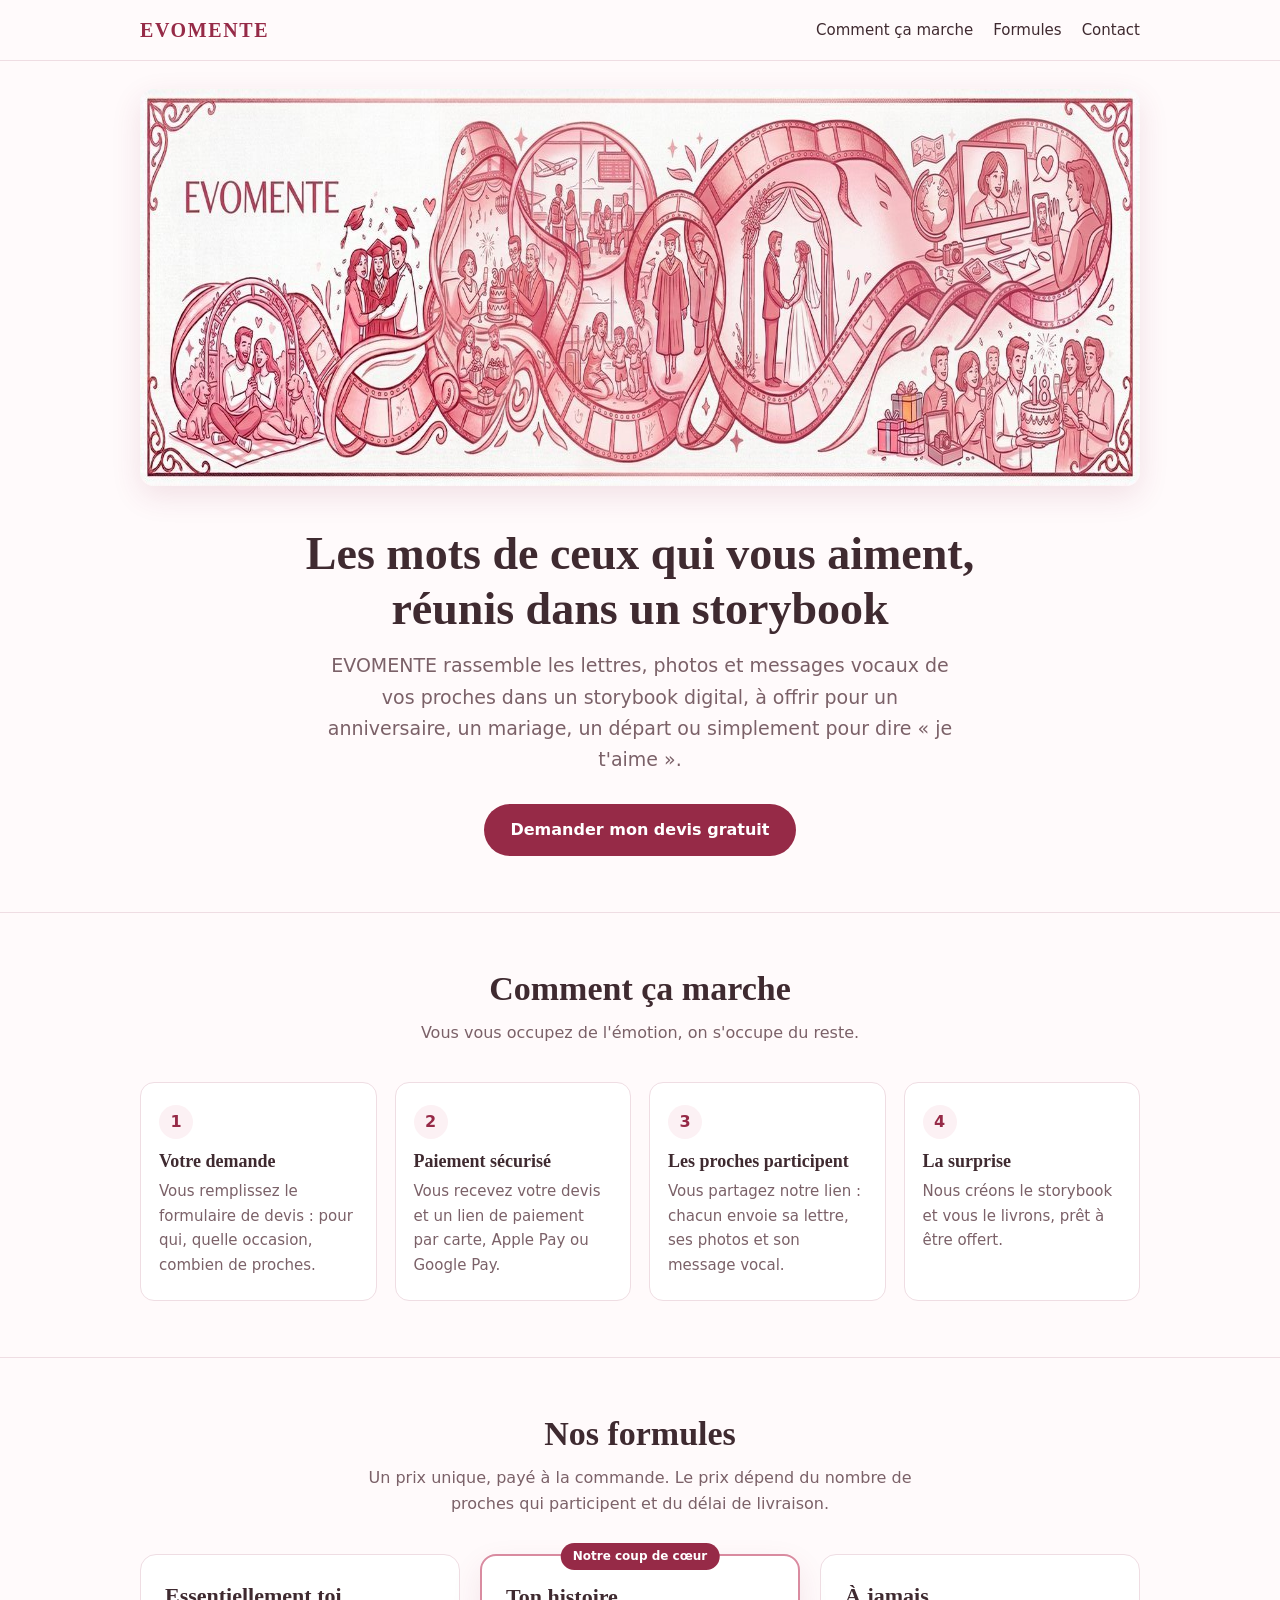
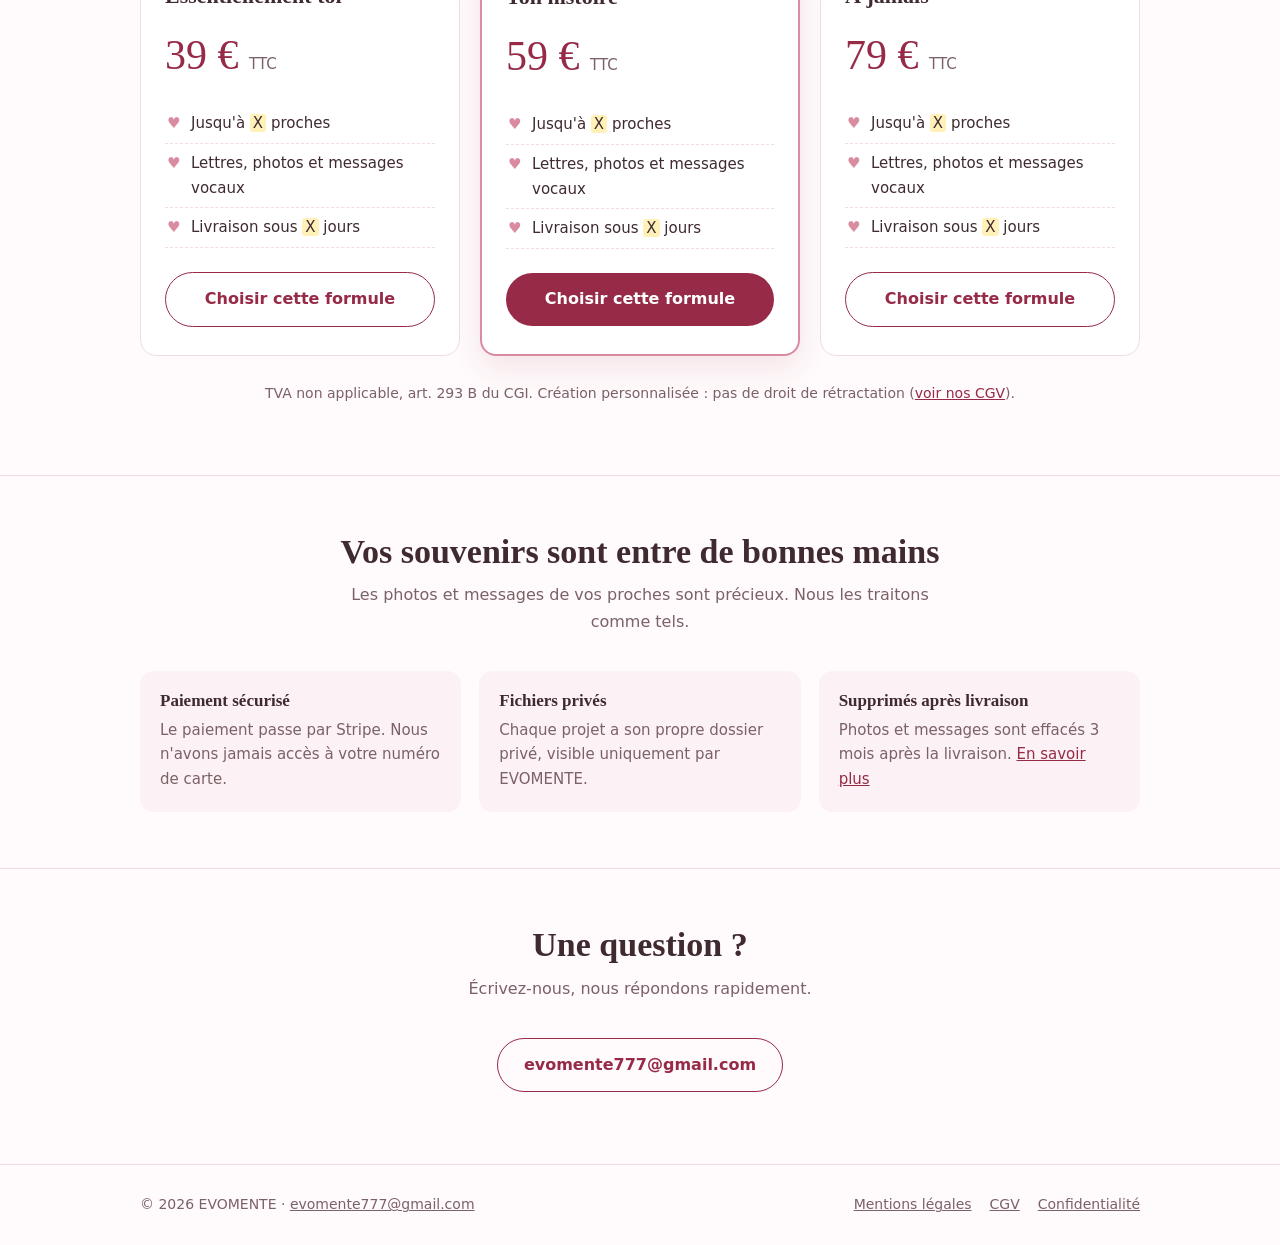
<file: index.html>
<!doctype html>
<html lang="fr">
<head>
<meta charset="utf-8">
<meta name="viewport" content="width=device-width, initial-scale=1">
<title>EVOMENTE · Storybooks à offrir</title>
<meta name="description" content="EVOMENTE crée des storybooks digitaux qui réunissent les lettres, photos et messages vocaux de vos proches, à offrir pour un anniversaire, un mariage ou un départ.">
<link rel="icon" href="data:image/svg+xml,%3Csvg xmlns='http://www.w3.org/2000/svg' viewBox='0 0 100 100'%3E%3Ctext y='.9em' font-size='90'%3E%E2%99%A5%3C/text%3E%3C/svg%3E">
<link rel="stylesheet" href="style.css">
<script>
// ==== RÉGLAGES DU SITE EVOMENTE ====
// Modifie uniquement les valeurs entre guillemets, puis enregistre.
window.EVOMENTE = {
  // Lien de ton Google Form de demande de devis (ex : https://forms.gle/xxxx)
  devis: "",
  // Ton adresse e-mail de contact
  email: "evomente777@gmail.com"
};

// --- Ne pas modifier en dessous ---
document.addEventListener("DOMContentLoaded", function () {
  var c = window.EVOMENTE;
  var cible = c.devis || ("mailto:" + c.email + "?subject=Demande%20de%20devis%20EVOMENTE");
  document.querySelectorAll("[data-devis]").forEach(function (a) {
    var f = a.getAttribute("data-devis");
    a.href = (c.devis || !f) ? cible : cible + "%20-%20" + encodeURIComponent(f);
    if (c.devis) { a.target = "_blank"; a.rel = "noopener"; }
  });
  document.querySelectorAll("[data-email]").forEach(function (a) {
    a.href = "mailto:" + c.email; a.textContent = c.email;
  });
});
</script>
</head>
<body>
<header class="top"><div class="wrap">
  <a class="brand" href="index.html">EVOMENTE</a>
  <nav>
    <a href="index.html#fonctionnement" class="hide-sm">Comment ça marche</a>
    <a href="index.html#formules">Formules</a>
    <a href="index.html#contact">Contact</a>
  </nav>
</div></header>
<main>
<section class="hero"><div class="wrap">
  <div class="banner"><img src="banniere.jpg" width="1600" height="397" alt="Illustration EVOMENTE : les grands moments d'une vie reliés par une pellicule de film"></div>
  <h1>Les mots de ceux qui vous aiment,<br>réunis dans un storybook</h1>
  <p class="lead">EVOMENTE rassemble les lettres, photos et messages vocaux de vos proches dans un storybook digital, à offrir pour un anniversaire, un mariage, un départ ou simplement pour dire « je t'aime ».</p>
  <a class="btn" data-devis="" href="#formules">Demander mon devis gratuit</a>
</div></section>

<section class="section" id="fonctionnement"><div class="wrap">
  <h2>Comment ça marche</h2>
  <p class="sub">Vous vous occupez de l'émotion, on s'occupe du reste.</p>
  <ol class="steps">
    <li><h3>Votre demande</h3><p>Vous remplissez le formulaire de devis : pour qui, quelle occasion, combien de proches.</p></li>
    <li><h3>Paiement sécurisé</h3><p>Vous recevez votre devis et un lien de paiement par carte, Apple Pay ou Google Pay.</p></li>
    <li><h3>Les proches participent</h3><p>Vous partagez notre lien : chacun envoie sa lettre, ses photos et son message vocal.</p></li>
    <li><h3>La surprise</h3><p>Nous créons le storybook et vous le livrons, prêt à être offert.</p></li>
  </ol>
</div></section>

<section class="section" id="formules"><div class="wrap">
  <h2>Nos formules</h2>
  <p class="sub">Un prix unique, payé à la commande. Le prix dépend du nombre de proches qui participent et du délai de livraison.</p>
  <div class="plans">
    <div class="plan">
      <h3>Essentiellement toi</h3>
      <div class="price">39 € <small>TTC</small></div>
      <ul>
        <li>Jusqu'à <mark>X</mark> proches</li>
        <li>Lettres, photos et messages vocaux</li>
        <li>Livraison sous <mark>X</mark> jours</li>
      </ul>
      <a class="btn ghost" data-devis="Essentiellement toi" href="#">Choisir cette formule</a>
    </div>
    <div class="plan star">
      <h3>Ton histoire</h3>
      <div class="price">59 € <small>TTC</small></div>
      <ul>
        <li>Jusqu'à <mark>X</mark> proches</li>
        <li>Lettres, photos et messages vocaux</li>
        <li>Livraison sous <mark>X</mark> jours</li>
      </ul>
      <a class="btn" data-devis="Ton histoire" href="#">Choisir cette formule</a>
    </div>
    <div class="plan">
      <h3>À jamais</h3>
      <div class="price">79 € <small>TTC</small></div>
      <ul>
        <li>Jusqu'à <mark>X</mark> proches</li>
        <li>Lettres, photos et messages vocaux</li>
        <li>Livraison sous <mark>X</mark> jours</li>
      </ul>
      <a class="btn ghost" data-devis="À jamais" href="#">Choisir cette formule</a>
    </div>
  </div>
  <p class="note">TVA non applicable, art. 293 B du CGI. Création personnalisée : pas de droit de rétractation (<a href="cgv.html">voir nos CGV</a>).</p>
</div></section>

<section class="section"><div class="wrap">
  <h2>Vos souvenirs sont entre de bonnes mains</h2>
  <p class="sub">Les photos et messages de vos proches sont précieux. Nous les traitons comme tels.</p>
  <div class="trust">
    <div><h3>Paiement sécurisé</h3><p>Le paiement passe par Stripe. Nous n'avons jamais accès à votre numéro de carte.</p></div>
    <div><h3>Fichiers privés</h3><p>Chaque projet a son propre dossier privé, visible uniquement par EVOMENTE.</p></div>
    <div><h3>Supprimés après livraison</h3><p>Photos et messages sont effacés 3 mois après la livraison. <a href="confidentialite.html">En savoir plus</a></p></div>
  </div>
</div></section>

<section class="section cta" id="contact"><div class="wrap">
  <h2>Une question ?</h2>
  <p class="sub">Écrivez-nous, nous répondons rapidement.</p>
  <p><a class="btn ghost" data-email href="#">Nous écrire</a></p>
</div></section>
</main>
<footer><div class="wrap">
  <span>© 2026 EVOMENTE · <a data-email href="#">contact</a></span>
  <nav>
    <a href="mentions-legales.html">Mentions légales</a>
    <a href="cgv.html">CGV</a>
    <a href="confidentialite.html">Confidentialité</a>
  </nav>
</div></footer>
</body>
</html>
</file>
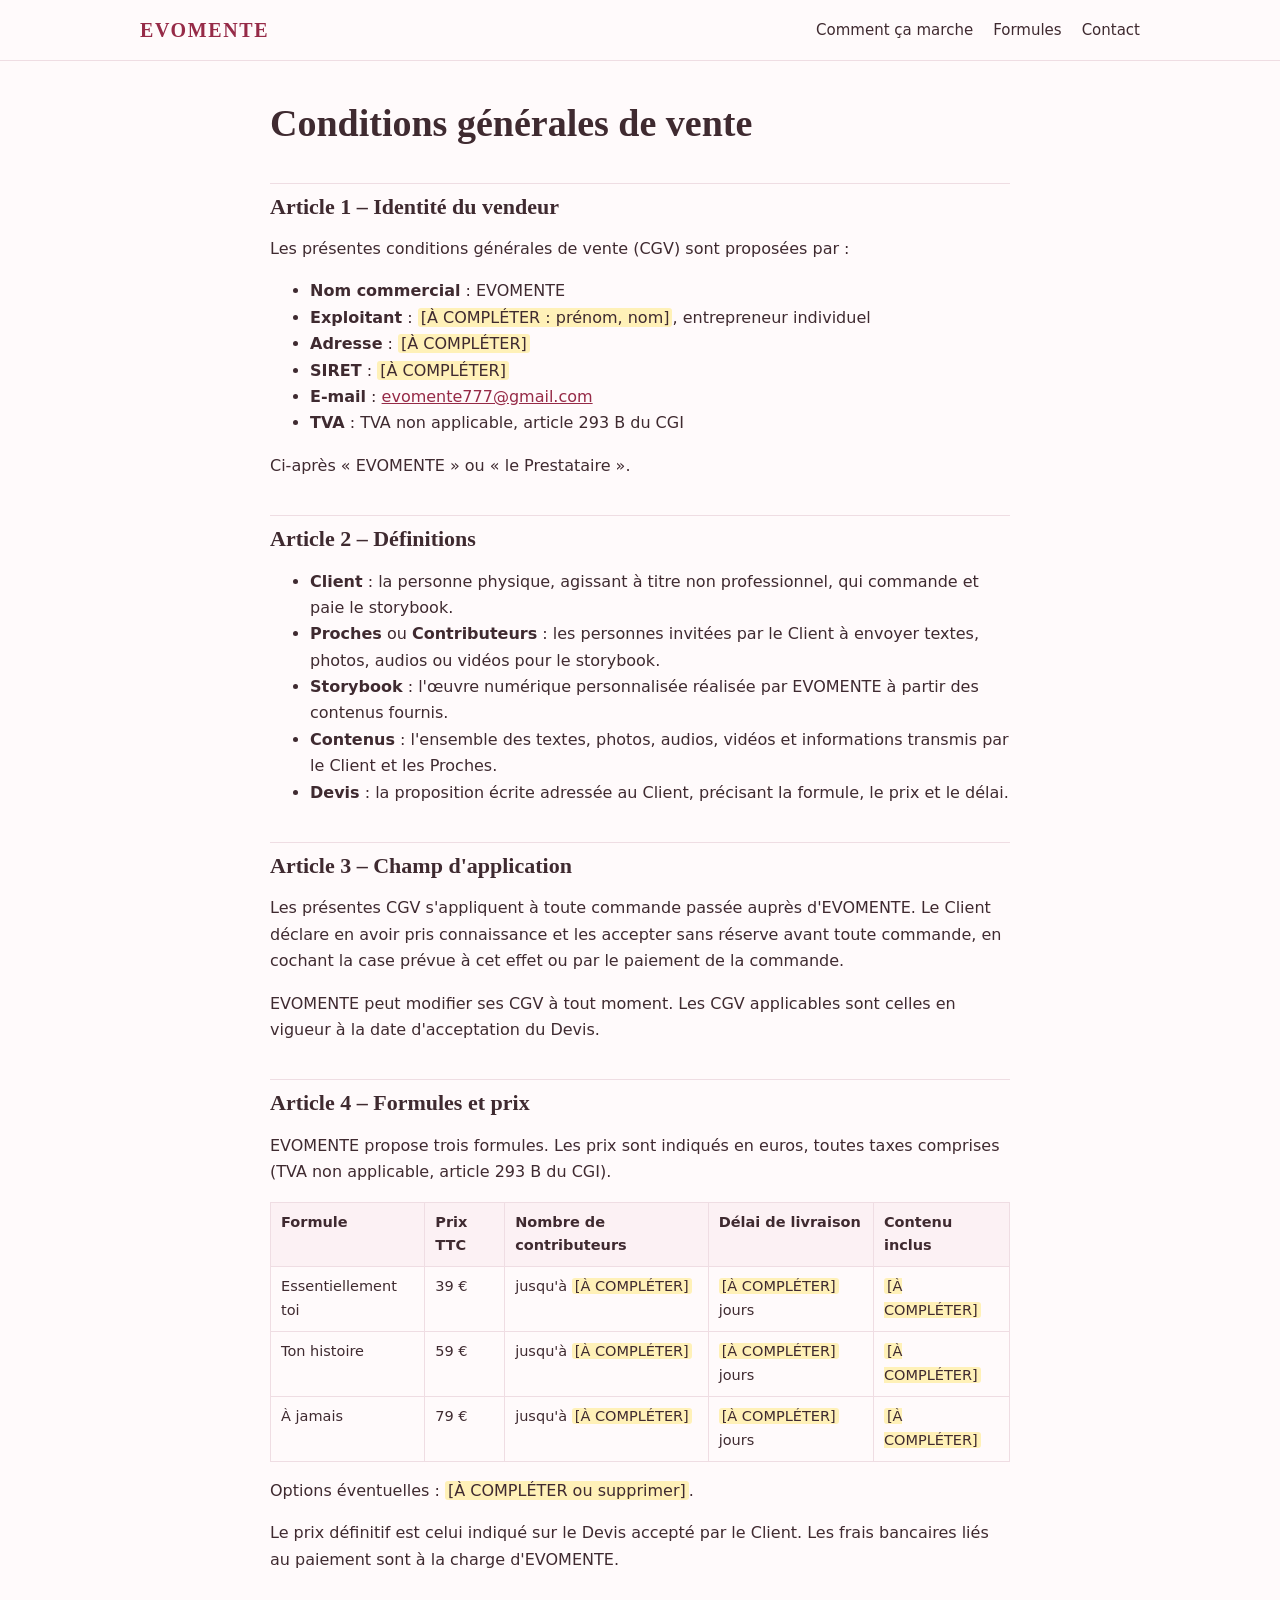
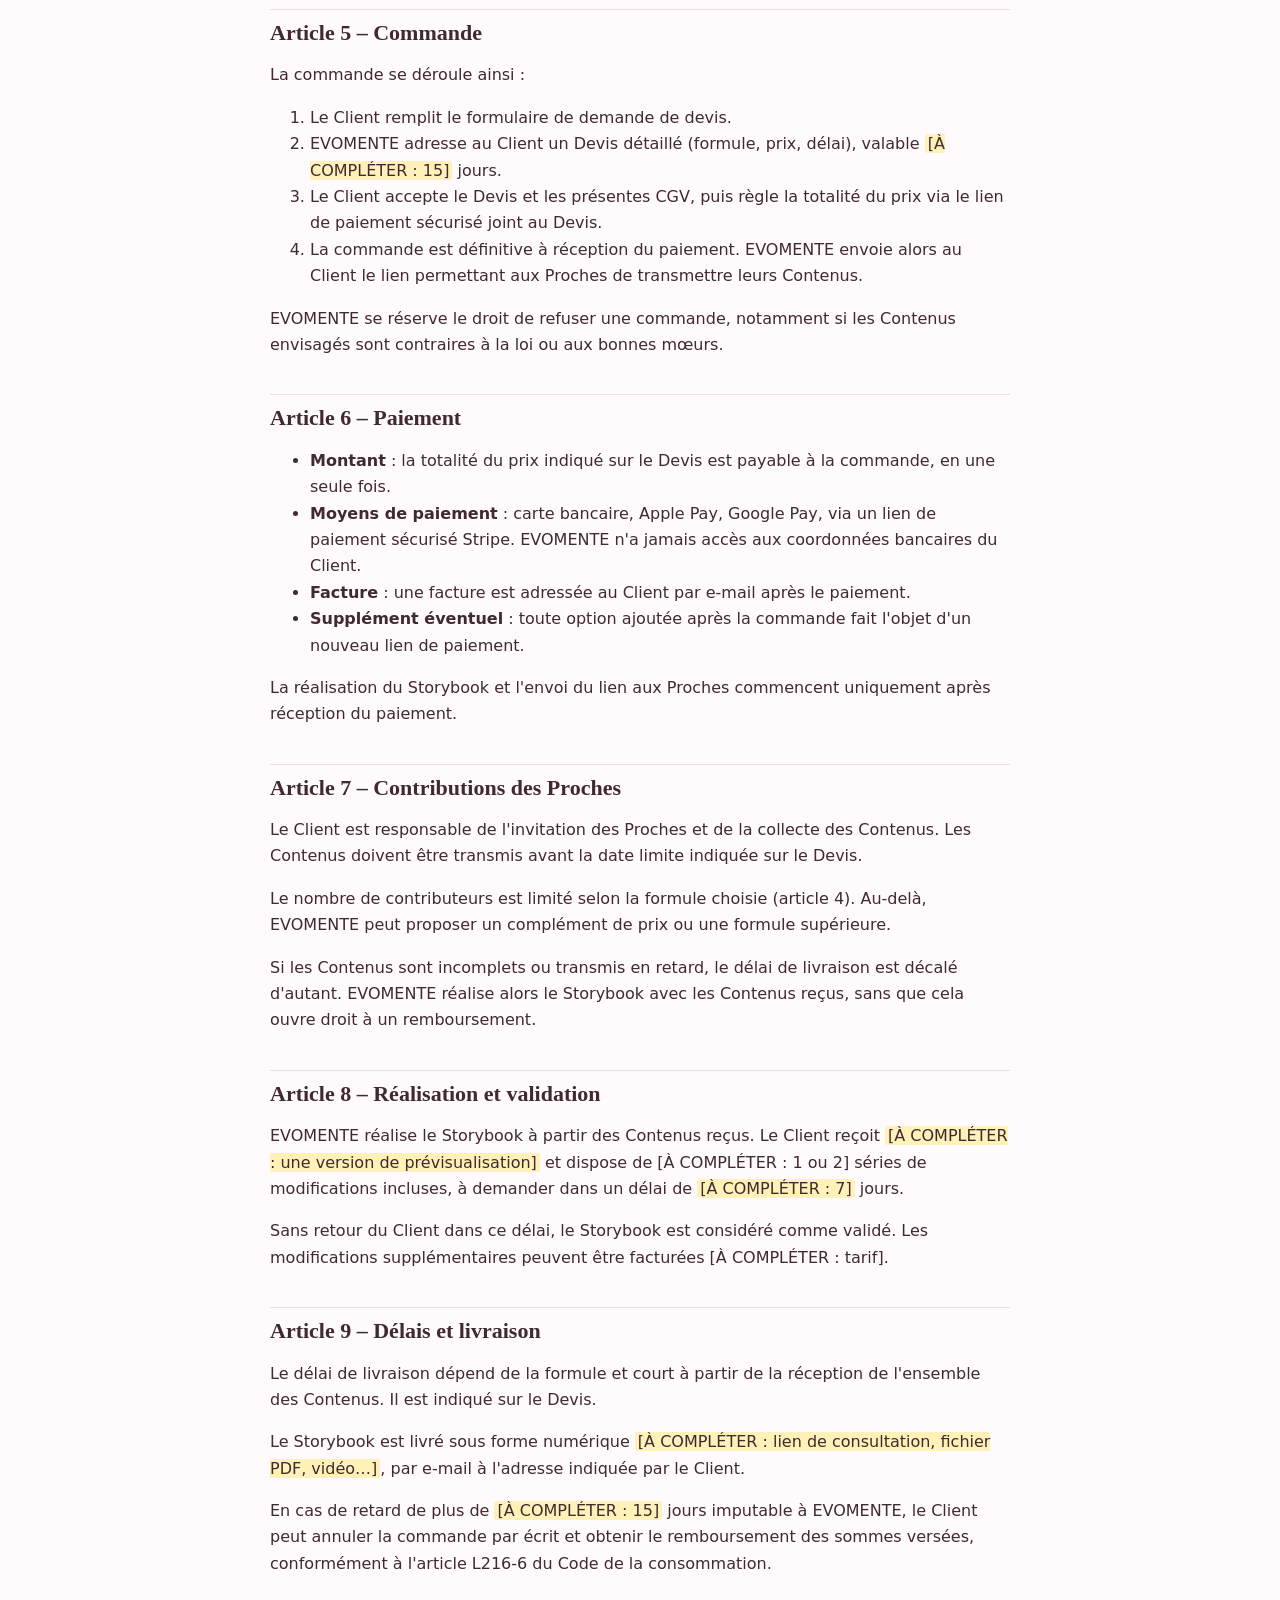
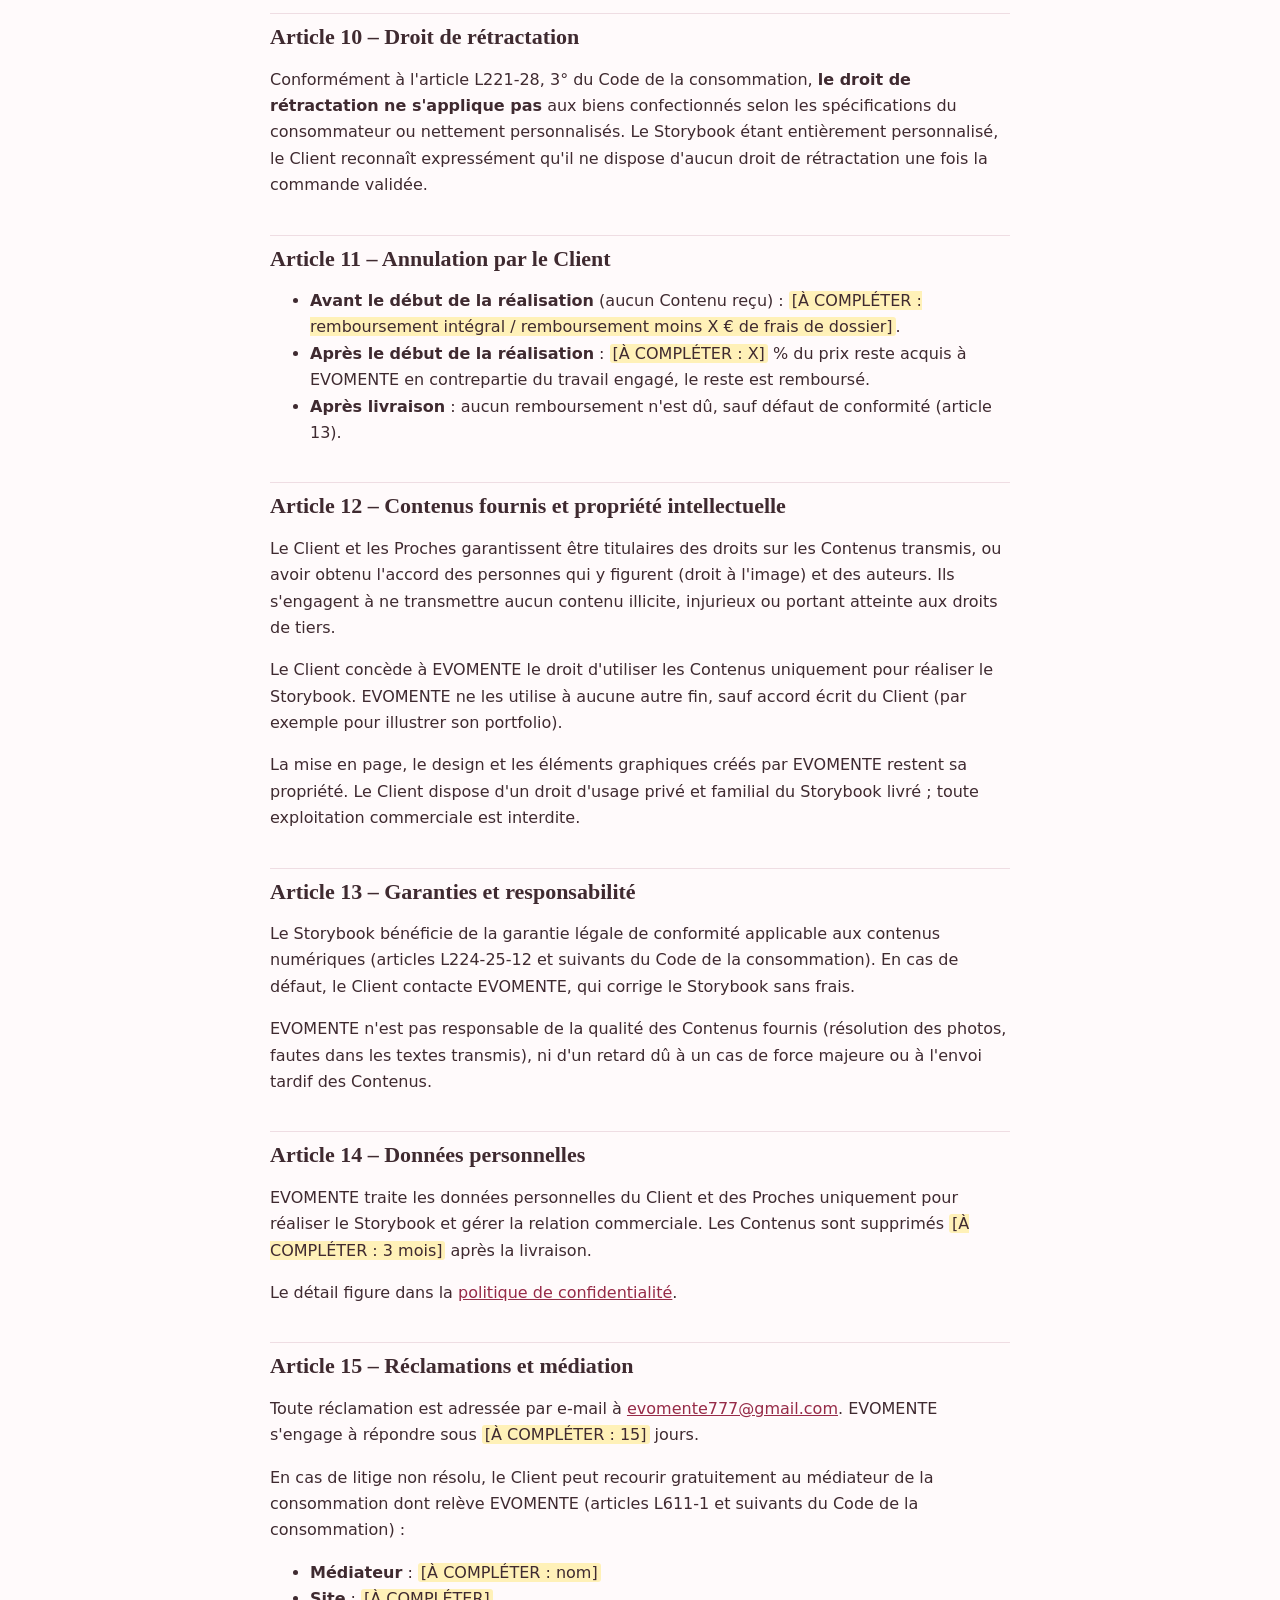
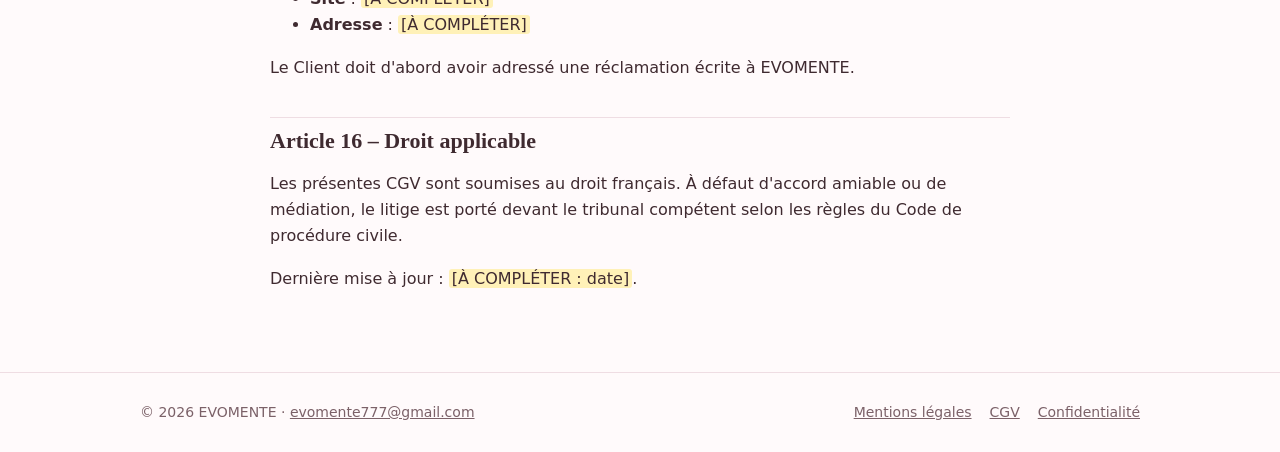
<file: cgv.html>
<!doctype html>
<html lang="fr">
<head>
<meta charset="utf-8">
<meta name="viewport" content="width=device-width, initial-scale=1">
<title>Conditions générales de vente · EVOMENTE</title>
<meta name="description" content="EVOMENTE crée des storybooks digitaux qui réunissent les lettres, photos et messages vocaux de vos proches, à offrir pour un anniversaire, un mariage ou un départ.">
<link rel="icon" href="data:image/svg+xml,%3Csvg xmlns='http://www.w3.org/2000/svg' viewBox='0 0 100 100'%3E%3Ctext y='.9em' font-size='90'%3E%E2%99%A5%3C/text%3E%3C/svg%3E">
<link rel="stylesheet" href="style.css">
<script>
// ==== RÉGLAGES DU SITE EVOMENTE ====
// Modifie uniquement les valeurs entre guillemets, puis enregistre.
window.EVOMENTE = {
  // Lien de ton Google Form de demande de devis (ex : https://forms.gle/xxxx)
  devis: "",
  // Ton adresse e-mail de contact
  email: "evomente777@gmail.com"
};

// --- Ne pas modifier en dessous ---
document.addEventListener("DOMContentLoaded", function () {
  var c = window.EVOMENTE;
  var cible = c.devis || ("mailto:" + c.email + "?subject=Demande%20de%20devis%20EVOMENTE");
  document.querySelectorAll("[data-devis]").forEach(function (a) {
    var f = a.getAttribute("data-devis");
    a.href = (c.devis || !f) ? cible : cible + "%20-%20" + encodeURIComponent(f);
    if (c.devis) { a.target = "_blank"; a.rel = "noopener"; }
  });
  document.querySelectorAll("[data-email]").forEach(function (a) {
    a.href = "mailto:" + c.email; a.textContent = c.email;
  });
});
</script>
</head>
<body>
<header class="top"><div class="wrap">
  <a class="brand" href="index.html">EVOMENTE</a>
  <nav>
    <a href="index.html#fonctionnement" class="hide-sm">Comment ça marche</a>
    <a href="index.html#formules">Formules</a>
    <a href="index.html#contact">Contact</a>
  </nav>
</div></header>
<main class="legal"><h1>Conditions générales de vente</h1>
<h2 id="article-1--identité-du-vendeur">Article 1 – Identité du
vendeur</h2>
<p>Les présentes conditions générales de vente (CGV) sont proposées par
:</p>
<ul>
<li><strong>Nom commercial</strong> : EVOMENTE</li>
<li><strong>Exploitant</strong> : <mark>[À COMPLÉTER : prénom, nom]</mark>,
entrepreneur individuel</li>
<li><strong>Adresse</strong> : <mark>[À COMPLÉTER]</mark></li>
<li><strong>SIRET</strong> : <mark>[À COMPLÉTER]</mark></li>
<li><strong>E-mail</strong> : <a
href="mailto:evomente777@gmail.com">evomente777@gmail.com</a></li>
<li><strong>TVA</strong> : TVA non applicable, article 293 B du CGI</li>
</ul>
<p>Ci-après « EVOMENTE » ou « le Prestataire ».</p>
<h2 id="article-2--définitions">Article 2 – Définitions</h2>
<ul>
<li><strong>Client</strong> : la personne physique, agissant à titre non
professionnel, qui commande et paie le storybook.</li>
<li><strong>Proches</strong> ou <strong>Contributeurs</strong> : les
personnes invitées par le Client à envoyer textes, photos, audios ou
vidéos pour le storybook.</li>
<li><strong>Storybook</strong> : l'œuvre numérique personnalisée
réalisée par EVOMENTE à partir des contenus fournis.</li>
<li><strong>Contenus</strong> : l'ensemble des textes, photos, audios,
vidéos et informations transmis par le Client et les Proches.</li>
<li><strong>Devis</strong> : la proposition écrite adressée au Client,
précisant la formule, le prix et le délai.</li>
</ul>
<h2 id="article-3--champ-dapplication">Article 3 – Champ
d'application</h2>
<p>Les présentes CGV s'appliquent à toute commande passée auprès
d'EVOMENTE. Le Client déclare en avoir pris connaissance et les accepter
sans réserve avant toute commande, en cochant la case prévue à cet effet
ou par le paiement de la commande.</p>
<p>EVOMENTE peut modifier ses CGV à tout moment. Les CGV applicables
sont celles en vigueur à la date d'acceptation du Devis.</p>
<h2 id="article-4--formules-et-prix">Article 4 – Formules et prix</h2>
<p>EVOMENTE propose trois formules. Les prix sont indiqués en euros,
toutes taxes comprises (TVA non applicable, article 293 B du CGI).</p>
<table>
<thead>
<tr class="header">
<th>Formule</th>
<th>Prix TTC</th>
<th>Nombre de contributeurs</th>
<th>Délai de livraison</th>
<th>Contenu inclus</th>
</tr>
</thead>
<tbody>
<tr class="odd">
<td>Essentiellement toi</td>
<td>39 €</td>
<td>jusqu'à <mark>[À COMPLÉTER]</mark></td>
<td><mark>[À COMPLÉTER]</mark> jours</td>
<td><mark>[À COMPLÉTER]</mark></td>
</tr>
<tr class="even">
<td>Ton histoire</td>
<td>59 €</td>
<td>jusqu'à <mark>[À COMPLÉTER]</mark></td>
<td><mark>[À COMPLÉTER]</mark> jours</td>
<td><mark>[À COMPLÉTER]</mark></td>
</tr>
<tr class="odd">
<td>À jamais</td>
<td>79 €</td>
<td>jusqu'à <mark>[À COMPLÉTER]</mark></td>
<td><mark>[À COMPLÉTER]</mark> jours</td>
<td><mark>[À COMPLÉTER]</mark></td>
</tr>
</tbody>
</table>
<p>Options éventuelles : <mark>[À COMPLÉTER ou supprimer]</mark>.</p>
<p>Le prix définitif est celui indiqué sur le Devis accepté par le
Client. Les frais bancaires liés au paiement sont à la charge
d'EVOMENTE.</p>
<h2 id="article-5--commande">Article 5 – Commande</h2>
<p>La commande se déroule ainsi :</p>
<ol type="1">
<li>Le Client remplit le formulaire de demande de devis.</li>
<li>EVOMENTE adresse au Client un Devis détaillé (formule, prix, délai),
valable <mark>[À COMPLÉTER : 15]</mark> jours.</li>
<li>Le Client accepte le Devis et les présentes CGV, puis règle la
totalité du prix via le lien de paiement sécurisé joint au Devis.</li>
<li>La commande est définitive à réception du paiement. EVOMENTE envoie
alors au Client le lien permettant aux Proches de transmettre leurs
Contenus.</li>
</ol>
<p>EVOMENTE se réserve le droit de refuser une commande, notamment si
les Contenus envisagés sont contraires à la loi ou aux bonnes mœurs.</p>
<h2 id="article-6--paiement">Article 6 – Paiement</h2>
<ul>
<li><strong>Montant</strong> : la totalité du prix indiqué sur le Devis
est payable à la commande, en une seule fois.</li>
<li><strong>Moyens de paiement</strong> : carte bancaire, Apple Pay,
Google Pay, via un lien de paiement sécurisé Stripe. EVOMENTE n'a jamais
accès aux coordonnées bancaires du Client.</li>
<li><strong>Facture</strong> : une facture est adressée au Client par
e-mail après le paiement.</li>
<li><strong>Supplément éventuel</strong> : toute option ajoutée après la
commande fait l'objet d'un nouveau lien de paiement.</li>
</ul>
<p>La réalisation du Storybook et l'envoi du lien aux Proches commencent
uniquement après réception du paiement.</p>
<h2 id="article-7--contributions-des-proches">Article 7 – Contributions
des Proches</h2>
<p>Le Client est responsable de l'invitation des Proches et de la
collecte des Contenus. Les Contenus doivent être transmis avant la date
limite indiquée sur le Devis.</p>
<p>Le nombre de contributeurs est limité selon la formule choisie
(article 4). Au-delà, EVOMENTE peut proposer un complément de prix ou
une formule supérieure.</p>
<p>Si les Contenus sont incomplets ou transmis en retard, le délai de
livraison est décalé d'autant. EVOMENTE réalise alors le Storybook avec
les Contenus reçus, sans que cela ouvre droit à un remboursement.</p>
<h2 id="article-8--réalisation-et-validation">Article 8 – Réalisation et
validation</h2>
<p>EVOMENTE réalise le Storybook à partir des Contenus reçus. Le Client
reçoit <mark>[À COMPLÉTER : une version de prévisualisation]</mark> et dispose de [À
COMPLÉTER : 1 ou 2] séries de modifications incluses, à demander dans un
délai de <mark>[À COMPLÉTER : 7]</mark> jours.</p>
<p>Sans retour du Client dans ce délai, le Storybook est considéré comme
validé. Les modifications supplémentaires peuvent être facturées [À
COMPLÉTER : tarif].</p>
<h2 id="article-9--délais-et-livraison">Article 9 – Délais et
livraison</h2>
<p>Le délai de livraison dépend de la formule et court à partir de la
réception de l'ensemble des Contenus. Il est indiqué sur le Devis.</p>
<p>Le Storybook est livré sous forme numérique <mark>[À COMPLÉTER : lien de
consultation, fichier PDF, vidéo…]</mark>, par e-mail à l'adresse indiquée par
le Client.</p>
<p>En cas de retard de plus de <mark>[À COMPLÉTER : 15]</mark> jours imputable à
EVOMENTE, le Client peut annuler la commande par écrit et obtenir le
remboursement des sommes versées, conformément à l'article L216-6 du
Code de la consommation.</p>
<h2 id="article-10--droit-de-rétractation">Article 10 – Droit de
rétractation</h2>
<p>Conformément à l'article L221-28, 3° du Code de la consommation,
<strong>le droit de rétractation ne s'applique pas</strong> aux biens
confectionnés selon les spécifications du consommateur ou nettement
personnalisés. Le Storybook étant entièrement personnalisé, le Client
reconnaît expressément qu'il ne dispose d'aucun droit de rétractation
une fois la commande validée.</p>
<h2 id="article-11--annulation-par-le-client">Article 11 – Annulation
par le Client</h2>
<ul>
<li><strong>Avant le début de la réalisation</strong> (aucun Contenu
reçu) : <mark>[À COMPLÉTER : remboursement intégral / remboursement moins X €
de frais de dossier]</mark>.</li>
<li><strong>Après le début de la réalisation</strong> : <mark>[À COMPLÉTER :
X]</mark> % du prix reste acquis à EVOMENTE en contrepartie du travail engagé,
le reste est remboursé.</li>
<li><strong>Après livraison</strong> : aucun remboursement n'est dû,
sauf défaut de conformité (article 13).</li>
</ul>
<h2
id="article-12--contenus-fournis-et-propriété-intellectuelle">Article 12
– Contenus fournis et propriété intellectuelle</h2>
<p>Le Client et les Proches garantissent être titulaires des droits sur
les Contenus transmis, ou avoir obtenu l'accord des personnes qui y
figurent (droit à l'image) et des auteurs. Ils s'engagent à ne
transmettre aucun contenu illicite, injurieux ou portant atteinte aux
droits de tiers.</p>
<p>Le Client concède à EVOMENTE le droit d'utiliser les Contenus
uniquement pour réaliser le Storybook. EVOMENTE ne les utilise à aucune
autre fin, sauf accord écrit du Client (par exemple pour illustrer son
portfolio).</p>
<p>La mise en page, le design et les éléments graphiques créés par
EVOMENTE restent sa propriété. Le Client dispose d'un droit d'usage
privé et familial du Storybook livré ; toute exploitation commerciale
est interdite.</p>
<h2 id="article-13--garanties-et-responsabilité">Article 13 – Garanties
et responsabilité</h2>
<p>Le Storybook bénéficie de la garantie légale de conformité applicable
aux contenus numériques (articles L224-25-12 et suivants du Code de la
consommation). En cas de défaut, le Client contacte EVOMENTE, qui
corrige le Storybook sans frais.</p>
<p>EVOMENTE n'est pas responsable de la qualité des Contenus fournis
(résolution des photos, fautes dans les textes transmis), ni d'un retard
dû à un cas de force majeure ou à l'envoi tardif des Contenus.</p>
<h2 id="article-14--données-personnelles">Article 14 – Données
personnelles</h2>
<p>EVOMENTE traite les données personnelles du Client et des Proches
uniquement pour réaliser le Storybook et gérer la relation commerciale.
Les Contenus sont supprimés <mark>[À COMPLÉTER : 3 mois]</mark> après la
livraison.</p>
<p>Le détail figure dans la <a href="confidentialite.html">politique de
confidentialité</a>.</p>
<h2 id="article-15--réclamations-et-médiation">Article 15 – Réclamations
et médiation</h2>
<p>Toute réclamation est adressée par e-mail à <a
href="mailto:evomente777@gmail.com">evomente777@gmail.com</a>. EVOMENTE
s'engage à répondre sous <mark>[À COMPLÉTER : 15]</mark> jours.</p>
<p>En cas de litige non résolu, le Client peut recourir gratuitement au
médiateur de la consommation dont relève EVOMENTE (articles L611-1 et
suivants du Code de la consommation) :</p>
<ul>
<li><strong>Médiateur</strong> : <mark>[À COMPLÉTER : nom]</mark></li>
<li><strong>Site</strong> : <mark>[À COMPLÉTER]</mark></li>
<li><strong>Adresse</strong> : <mark>[À COMPLÉTER]</mark></li>
</ul>
<p>Le Client doit d'abord avoir adressé une réclamation écrite à
EVOMENTE.</p>
<h2 id="article-16--droit-applicable">Article 16 – Droit applicable</h2>
<p>Les présentes CGV sont soumises au droit français. À défaut d'accord
amiable ou de médiation, le litige est porté devant le tribunal
compétent selon les règles du Code de procédure civile.</p>
<p>Dernière mise à jour : <mark>[À COMPLÉTER : date]</mark>.</p>
</main>
<footer><div class="wrap">
  <span>© 2026 EVOMENTE · <a data-email href="#">contact</a></span>
  <nav>
    <a href="mentions-legales.html">Mentions légales</a>
    <a href="cgv.html">CGV</a>
    <a href="confidentialite.html">Confidentialité</a>
  </nav>
</div></footer>
</body>
</html>
</file>
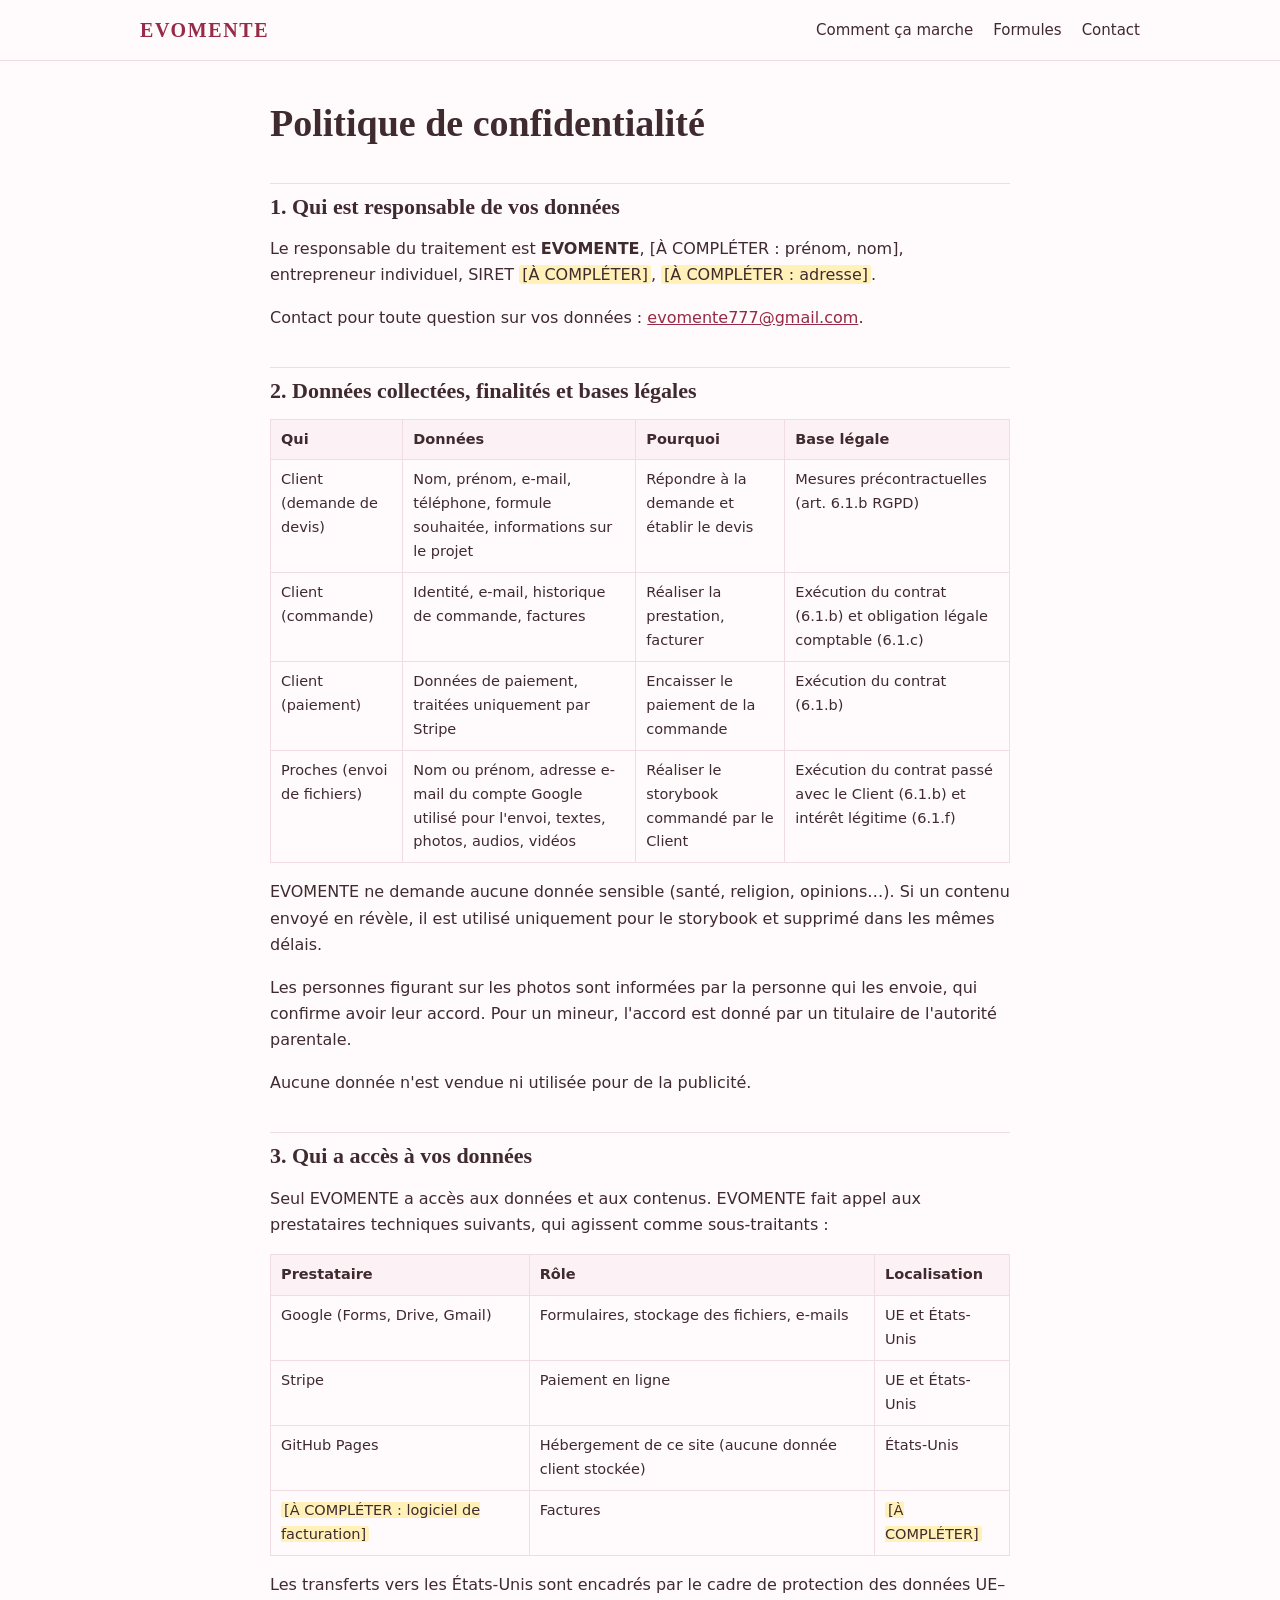
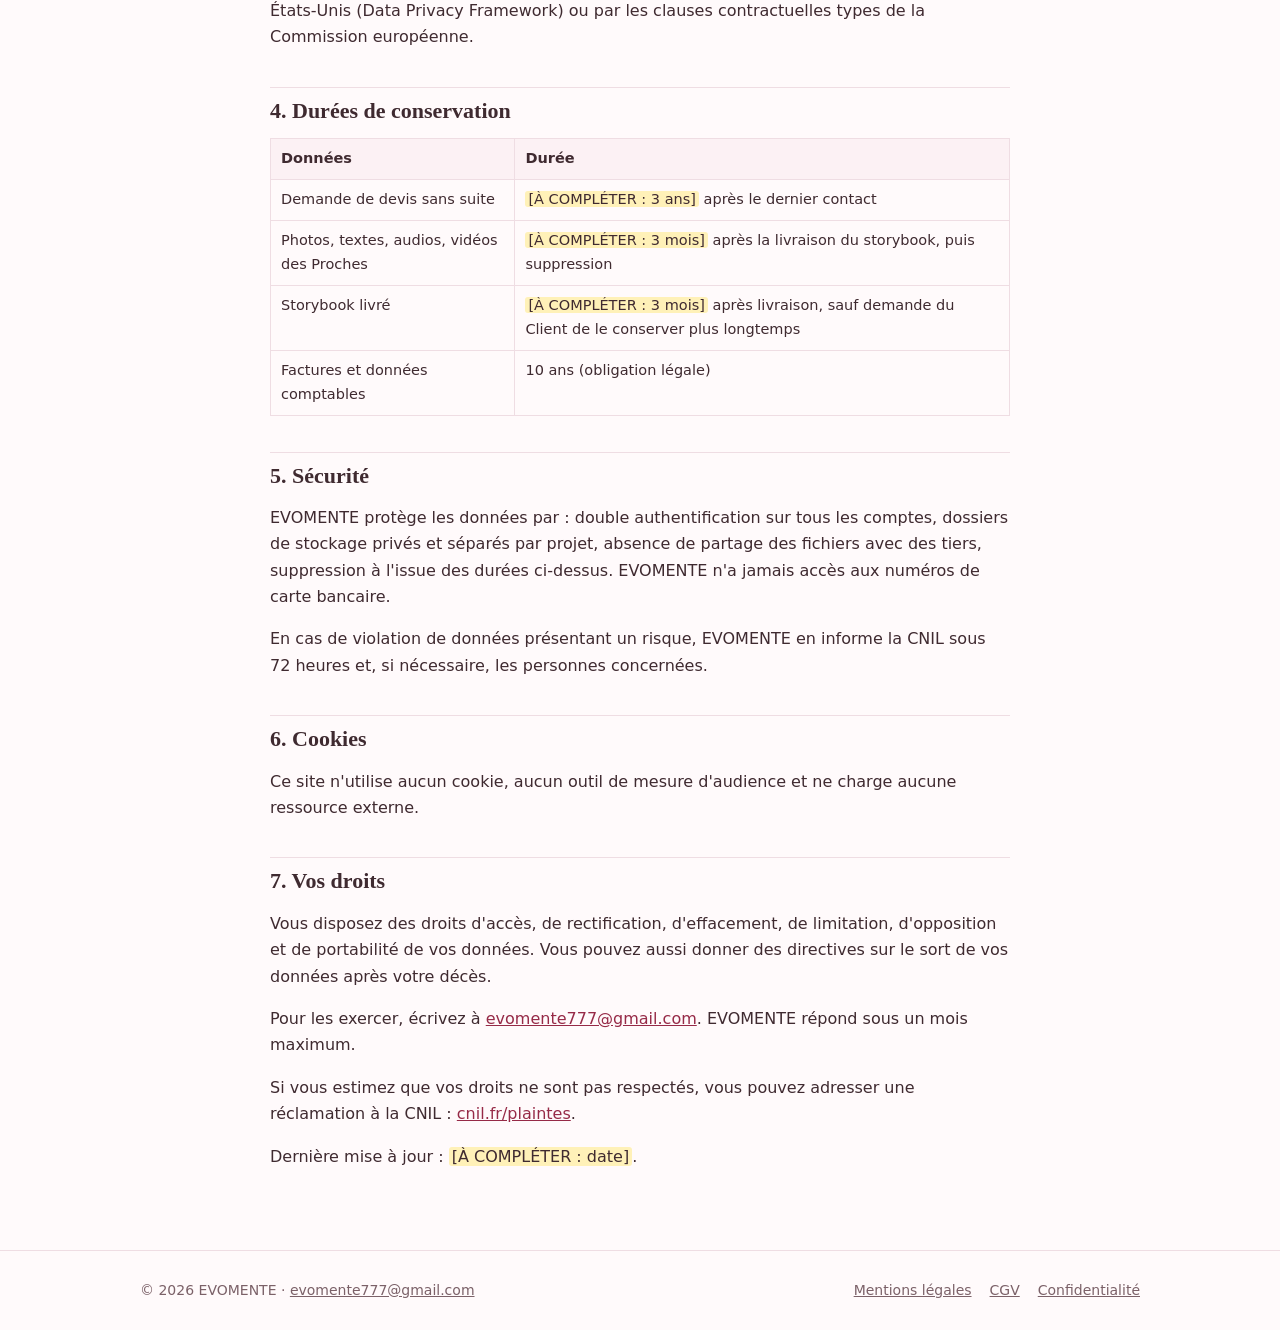
<file: confidentialite.html>
<!doctype html>
<html lang="fr">
<head>
<meta charset="utf-8">
<meta name="viewport" content="width=device-width, initial-scale=1">
<title>Politique de confidentialité · EVOMENTE</title>
<meta name="description" content="EVOMENTE crée des storybooks digitaux qui réunissent les lettres, photos et messages vocaux de vos proches, à offrir pour un anniversaire, un mariage ou un départ.">
<link rel="icon" href="data:image/svg+xml,%3Csvg xmlns='http://www.w3.org/2000/svg' viewBox='0 0 100 100'%3E%3Ctext y='.9em' font-size='90'%3E%E2%99%A5%3C/text%3E%3C/svg%3E">
<link rel="stylesheet" href="style.css">
<script>
// ==== RÉGLAGES DU SITE EVOMENTE ====
// Modifie uniquement les valeurs entre guillemets, puis enregistre.
window.EVOMENTE = {
  // Lien de ton Google Form de demande de devis (ex : https://forms.gle/xxxx)
  devis: "",
  // Ton adresse e-mail de contact
  email: "evomente777@gmail.com"
};

// --- Ne pas modifier en dessous ---
document.addEventListener("DOMContentLoaded", function () {
  var c = window.EVOMENTE;
  var cible = c.devis || ("mailto:" + c.email + "?subject=Demande%20de%20devis%20EVOMENTE");
  document.querySelectorAll("[data-devis]").forEach(function (a) {
    var f = a.getAttribute("data-devis");
    a.href = (c.devis || !f) ? cible : cible + "%20-%20" + encodeURIComponent(f);
    if (c.devis) { a.target = "_blank"; a.rel = "noopener"; }
  });
  document.querySelectorAll("[data-email]").forEach(function (a) {
    a.href = "mailto:" + c.email; a.textContent = c.email;
  });
});
</script>
</head>
<body>
<header class="top"><div class="wrap">
  <a class="brand" href="index.html">EVOMENTE</a>
  <nav>
    <a href="index.html#fonctionnement" class="hide-sm">Comment ça marche</a>
    <a href="index.html#formules">Formules</a>
    <a href="index.html#contact">Contact</a>
  </nav>
</div></header>
<main class="legal"><h1>Politique de confidentialité</h1>
<h2 id="1-qui-est-responsable-de-vos-données">1. Qui est responsable de
vos données</h2>
<p>Le responsable du traitement est <strong>EVOMENTE</strong>, [À
COMPLÉTER : prénom, nom], entrepreneur individuel, SIRET <mark>[À COMPLÉTER]</mark>,
<mark>[À COMPLÉTER : adresse]</mark>.</p>
<p>Contact pour toute question sur vos données : <a
href="mailto:evomente777@gmail.com">evomente777@gmail.com</a>.</p>
<h2 id="2-données-collectées-finalités-et-bases-légales">2. Données
collectées, finalités et bases légales</h2>
<table>
<thead>
<tr class="header">
<th>Qui</th>
<th>Données</th>
<th>Pourquoi</th>
<th>Base légale</th>
</tr>
</thead>
<tbody>
<tr class="odd">
<td>Client (demande de devis)</td>
<td>Nom, prénom, e-mail, téléphone, formule souhaitée, informations sur
le projet</td>
<td>Répondre à la demande et établir le devis</td>
<td>Mesures précontractuelles (art. 6.1.b RGPD)</td>
</tr>
<tr class="even">
<td>Client (commande)</td>
<td>Identité, e-mail, historique de commande, factures</td>
<td>Réaliser la prestation, facturer</td>
<td>Exécution du contrat (6.1.b) et obligation légale comptable
(6.1.c)</td>
</tr>
<tr class="odd">
<td>Client (paiement)</td>
<td>Données de paiement, traitées uniquement par Stripe</td>
<td>Encaisser le paiement de la commande</td>
<td>Exécution du contrat (6.1.b)</td>
</tr>
<tr class="even">
<td>Proches (envoi de fichiers)</td>
<td>Nom ou prénom, adresse e-mail du compte Google utilisé pour l'envoi,
textes, photos, audios, vidéos</td>
<td>Réaliser le storybook commandé par le Client</td>
<td>Exécution du contrat passé avec le Client (6.1.b) et intérêt
légitime (6.1.f)</td>
</tr>
</tbody>
</table>
<p>EVOMENTE ne demande aucune donnée sensible (santé, religion,
opinions…). Si un contenu envoyé en révèle, il est utilisé uniquement
pour le storybook et supprimé dans les mêmes délais.</p>
<p>Les personnes figurant sur les photos sont informées par la personne
qui les envoie, qui confirme avoir leur accord. Pour un mineur, l'accord
est donné par un titulaire de l'autorité parentale.</p>
<p>Aucune donnée n'est vendue ni utilisée pour de la publicité.</p>
<h2 id="3-qui-a-accès-à-vos-données">3. Qui a accès à vos données</h2>
<p>Seul EVOMENTE a accès aux données et aux contenus. EVOMENTE fait
appel aux prestataires techniques suivants, qui agissent comme
sous-traitants :</p>
<table>
<thead>
<tr class="header">
<th>Prestataire</th>
<th>Rôle</th>
<th>Localisation</th>
</tr>
</thead>
<tbody>
<tr class="odd">
<td>Google (Forms, Drive, Gmail)</td>
<td>Formulaires, stockage des fichiers, e-mails</td>
<td>UE et États-Unis</td>
</tr>
<tr class="even">
<td>Stripe</td>
<td>Paiement en ligne</td>
<td>UE et États-Unis</td>
</tr>
<tr class="odd">
<td>GitHub Pages</td>
<td>Hébergement de ce site (aucune donnée client stockée)</td>
<td>États-Unis</td>
</tr>
<tr class="even">
<td><mark>[À COMPLÉTER : logiciel de facturation]</mark></td>
<td>Factures</td>
<td><mark>[À COMPLÉTER]</mark></td>
</tr>
</tbody>
</table>
<p>Les transferts vers les États-Unis sont encadrés par le cadre de
protection des données UE–États-Unis (Data Privacy Framework) ou par les
clauses contractuelles types de la Commission européenne.</p>
<h2 id="4-durées-de-conservation">4. Durées de conservation</h2>
<table>
<thead>
<tr class="header">
<th>Données</th>
<th>Durée</th>
</tr>
</thead>
<tbody>
<tr class="odd">
<td>Demande de devis sans suite</td>
<td><mark>[À COMPLÉTER : 3 ans]</mark> après le dernier contact</td>
</tr>
<tr class="even">
<td>Photos, textes, audios, vidéos des Proches</td>
<td><mark>[À COMPLÉTER : 3 mois]</mark> après la livraison du storybook, puis
suppression</td>
</tr>
<tr class="odd">
<td>Storybook livré</td>
<td><mark>[À COMPLÉTER : 3 mois]</mark> après livraison, sauf demande du Client de le
conserver plus longtemps</td>
</tr>
<tr class="even">
<td>Factures et données comptables</td>
<td>10 ans (obligation légale)</td>
</tr>
</tbody>
</table>
<h2 id="5-sécurité">5. Sécurité</h2>
<p>EVOMENTE protège les données par : double authentification sur tous
les comptes, dossiers de stockage privés et séparés par projet, absence
de partage des fichiers avec des tiers, suppression à l'issue des durées
ci-dessus. EVOMENTE n'a jamais accès aux numéros de carte bancaire.</p>
<p>En cas de violation de données présentant un risque, EVOMENTE en
informe la CNIL sous 72 heures et, si nécessaire, les personnes
concernées.</p>
<h2 id="6-cookies">6. Cookies</h2>
<p>Ce site n'utilise aucun cookie, aucun outil de mesure d'audience et
ne charge aucune ressource externe.</p>
<h2 id="7-vos-droits">7. Vos droits</h2>
<p>Vous disposez des droits d'accès, de rectification, d'effacement, de
limitation, d'opposition et de portabilité de vos données. Vous pouvez
aussi donner des directives sur le sort de vos données après votre
décès.</p>
<p>Pour les exercer, écrivez à <a
href="mailto:evomente777@gmail.com">evomente777@gmail.com</a>. EVOMENTE
répond sous un mois maximum.</p>
<p>Si vous estimez que vos droits ne sont pas respectés, vous pouvez
adresser une réclamation à la CNIL : <a
href="https://www.cnil.fr/fr/plaintes">cnil.fr/plaintes</a>.</p>
<p>Dernière mise à jour : <mark>[À COMPLÉTER : date]</mark>.</p>
</main>
<footer><div class="wrap">
  <span>© 2026 EVOMENTE · <a data-email href="#">contact</a></span>
  <nav>
    <a href="mentions-legales.html">Mentions légales</a>
    <a href="cgv.html">CGV</a>
    <a href="confidentialite.html">Confidentialité</a>
  </nav>
</div></footer>
</body>
</html>
</file>
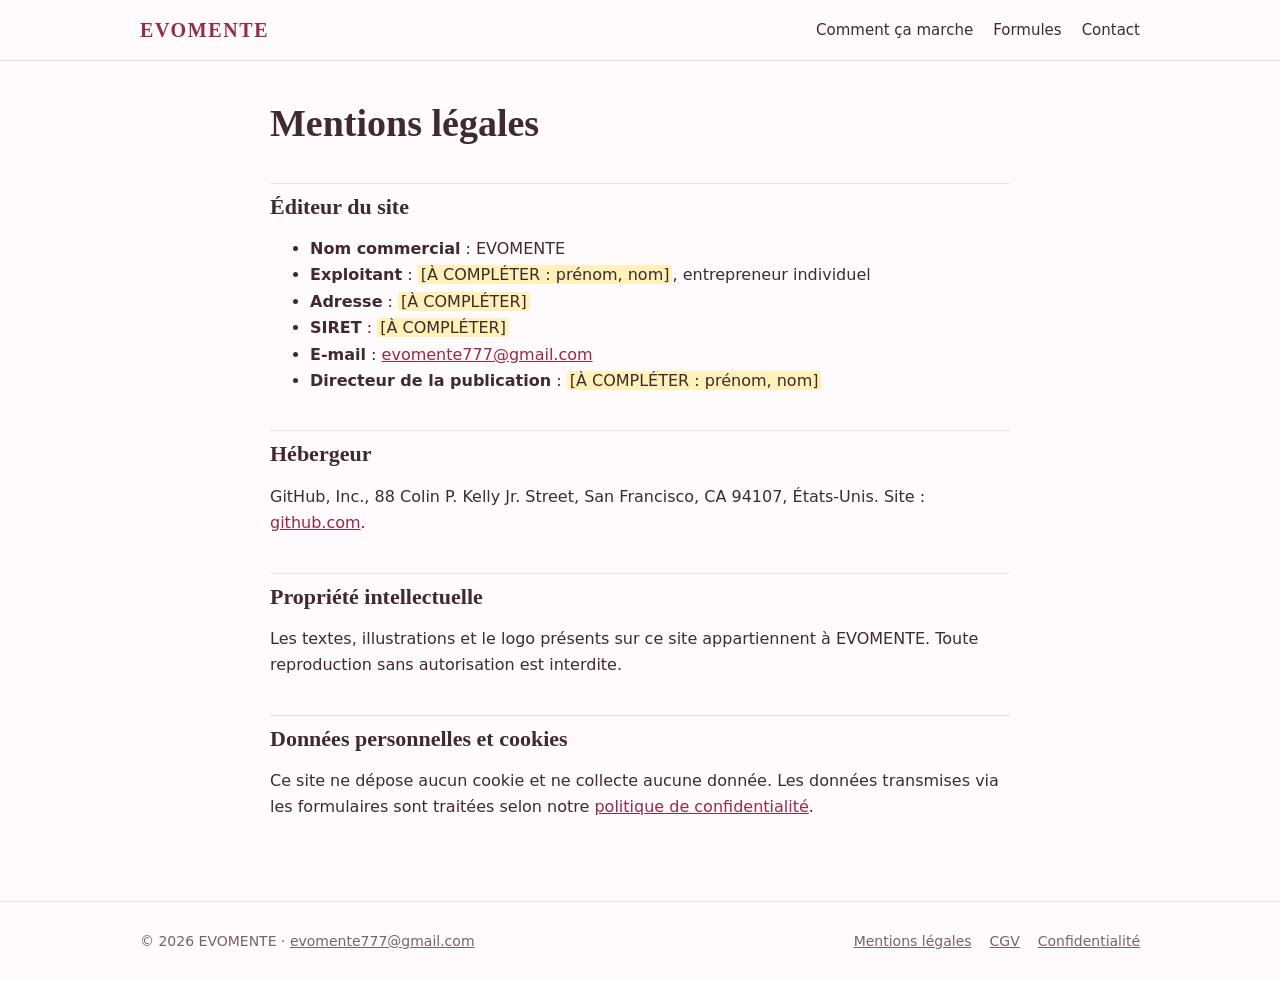
<file: mentions-legales.html>
<!doctype html>
<html lang="fr">
<head>
<meta charset="utf-8">
<meta name="viewport" content="width=device-width, initial-scale=1">
<title>Mentions légales · EVOMENTE</title>
<meta name="description" content="EVOMENTE crée des storybooks digitaux qui réunissent les lettres, photos et messages vocaux de vos proches, à offrir pour un anniversaire, un mariage ou un départ.">
<link rel="icon" href="data:image/svg+xml,%3Csvg xmlns='http://www.w3.org/2000/svg' viewBox='0 0 100 100'%3E%3Ctext y='.9em' font-size='90'%3E%E2%99%A5%3C/text%3E%3C/svg%3E">
<link rel="stylesheet" href="style.css">
<script>
// ==== RÉGLAGES DU SITE EVOMENTE ====
// Modifie uniquement les valeurs entre guillemets, puis enregistre.
window.EVOMENTE = {
  // Lien de ton Google Form de demande de devis (ex : https://forms.gle/xxxx)
  devis: "",
  // Ton adresse e-mail de contact
  email: "evomente777@gmail.com"
};

// --- Ne pas modifier en dessous ---
document.addEventListener("DOMContentLoaded", function () {
  var c = window.EVOMENTE;
  var cible = c.devis || ("mailto:" + c.email + "?subject=Demande%20de%20devis%20EVOMENTE");
  document.querySelectorAll("[data-devis]").forEach(function (a) {
    var f = a.getAttribute("data-devis");
    a.href = (c.devis || !f) ? cible : cible + "%20-%20" + encodeURIComponent(f);
    if (c.devis) { a.target = "_blank"; a.rel = "noopener"; }
  });
  document.querySelectorAll("[data-email]").forEach(function (a) {
    a.href = "mailto:" + c.email; a.textContent = c.email;
  });
});
</script>
</head>
<body>
<header class="top"><div class="wrap">
  <a class="brand" href="index.html">EVOMENTE</a>
  <nav>
    <a href="index.html#fonctionnement" class="hide-sm">Comment ça marche</a>
    <a href="index.html#formules">Formules</a>
    <a href="index.html#contact">Contact</a>
  </nav>
</div></header>
<main class="legal"><h1>Mentions légales</h1>
<h2 id="éditeur-du-site">Éditeur du site</h2>
<ul>
<li><strong>Nom commercial</strong> : EVOMENTE</li>
<li><strong>Exploitant</strong> : <mark>[À COMPLÉTER : prénom, nom]</mark>,
entrepreneur individuel</li>
<li><strong>Adresse</strong> : <mark>[À COMPLÉTER]</mark></li>
<li><strong>SIRET</strong> : <mark>[À COMPLÉTER]</mark></li>
<li><strong>E-mail</strong> : <a
href="mailto:evomente777@gmail.com">evomente777@gmail.com</a></li>
<li><strong>Directeur de la publication</strong> : <mark>[À COMPLÉTER :
prénom, nom]</mark></li>
</ul>
<h2 id="hébergeur">Hébergeur</h2>
<p>GitHub, Inc., 88 Colin P. Kelly Jr. Street, San Francisco, CA 94107,
États-Unis. Site : <a href="https://github.com">github.com</a>.</p>
<h2 id="propriété-intellectuelle">Propriété intellectuelle</h2>
<p>Les textes, illustrations et le logo présents sur ce site
appartiennent à EVOMENTE. Toute reproduction sans autorisation est
interdite.</p>
<h2 id="données-personnelles-et-cookies">Données personnelles et
cookies</h2>
<p>Ce site ne dépose aucun cookie et ne collecte aucune donnée. Les
données transmises via les formulaires sont traitées selon notre <a
href="confidentialite.html">politique de confidentialité</a>.</p>
</main>
<footer><div class="wrap">
  <span>© 2026 EVOMENTE · <a data-email href="#">contact</a></span>
  <nav>
    <a href="mentions-legales.html">Mentions légales</a>
    <a href="cgv.html">CGV</a>
    <a href="confidentialite.html">Confidentialité</a>
  </nav>
</div></footer>
</body>
</html>
</file>
<file: style.css>
:root{
  --ink:#3f2a30; --muted:#7b6168; --wine:#962a47; --rose:#d98ba0;
  --blush:#fcf1f4; --paper:#ffffff; --line:#efdde3; --bg:#fffafb;
  --display:"Playfair Display",Georgia,"Times New Roman",serif;
  --body:system-ui,-apple-system,"Segoe UI",Roboto,Arial,sans-serif;
}
*{box-sizing:border-box}
html{scroll-behavior:smooth}
body{margin:0;background:var(--bg);color:var(--ink);font:16px/1.65 var(--body);-webkit-font-smoothing:antialiased}
img{max-width:100%;display:block}
a{color:var(--wine)}
.wrap{max-width:1040px;margin:0 auto;padding:0 20px}

/* En-tête */
.top{position:sticky;top:0;z-index:5;background:rgba(255,250,251,.92);backdrop-filter:blur(8px);border-bottom:1px solid var(--line)}
.top .wrap{display:flex;align-items:center;justify-content:space-between;height:60px;gap:16px}
.brand{font-family:var(--display);font-weight:700;letter-spacing:.08em;color:var(--wine);text-decoration:none;font-size:20px}
.top nav{display:flex;gap:20px;font-size:15px}
.top nav a{color:var(--ink);text-decoration:none}
.top nav a:hover{color:var(--wine)}

/* Boutons */
.btn{display:inline-block;background:var(--wine);color:#fff;text-decoration:none;font-weight:600;padding:13px 26px;border-radius:999px;transition:transform .15s,background .15s}
.btn:hover{background:#7d2039;transform:translateY(-1px)}
.btn.ghost{background:transparent;color:var(--wine);border:1.5px solid var(--wine)}
.btn.ghost:hover{background:var(--blush)}

/* Accueil */
.hero{padding:28px 0 56px;text-align:center}
.banner{border-radius:14px;overflow:hidden;box-shadow:0 10px 30px rgba(150,42,71,.12);margin-bottom:40px}
h1,h2,h3{font-family:var(--display);color:var(--ink);line-height:1.2}
.hero h1{font-size:clamp(30px,5vw,46px);margin:0 0 14px}
.hero p.lead{font-size:clamp(17px,2.2vw,19px);color:var(--muted);max-width:640px;margin:0 auto 28px}
.section{padding:56px 0;border-top:1px solid var(--line)}
.section h2{font-size:clamp(26px,4vw,34px);text-align:center;margin:0 0 10px}
.section .sub{text-align:center;color:var(--muted);margin:0 auto 36px;max-width:600px}

.steps{display:grid;grid-template-columns:repeat(4,1fr);gap:18px;counter-reset:s;list-style:none;padding:0;margin:0}
.steps li{background:var(--paper);border:1px solid var(--line);border-radius:14px;padding:22px 18px}
.steps li::before{counter-increment:s;content:counter(s);display:grid;place-items:center;width:34px;height:34px;border-radius:50%;background:var(--blush);color:var(--wine);font-weight:700;margin-bottom:12px}
.steps h3{font-size:18px;margin:0 0 6px}
.steps p{margin:0;color:var(--muted);font-size:15px}

.plans{display:grid;grid-template-columns:repeat(3,1fr);gap:20px;align-items:stretch}
.plan{background:var(--paper);border:1px solid var(--line);border-radius:16px;padding:28px 24px;display:flex;flex-direction:column}
.plan.star{border:2px solid var(--rose);box-shadow:0 12px 30px rgba(150,42,71,.10);position:relative}
.plan.star::before{content:"Notre coup de cœur";position:absolute;top:-13px;left:50%;transform:translateX(-50%);background:var(--wine);color:#fff;font-size:12px;font-weight:600;padding:4px 12px;border-radius:999px;white-space:nowrap}
.plan h3{font-size:22px;margin:0 0 4px}
.price{font-family:var(--display);font-size:42px;color:var(--wine);margin:8px 0 14px}
.price small{font-family:var(--body);font-size:15px;color:var(--muted)}
.plan ul{list-style:none;padding:0;margin:0 0 24px;flex:1}
.plan li{padding:7px 0 7px 26px;border-bottom:1px dashed var(--line);position:relative;font-size:15px}
.plan li::before{content:"♥";position:absolute;left:2px;color:var(--rose)}
.plan .btn{text-align:center}
.note{font-size:14px;color:var(--muted);text-align:center;margin-top:26px}

.trust{display:grid;grid-template-columns:repeat(3,1fr);gap:18px}
.trust div{background:var(--blush);border-radius:14px;padding:20px}
.trust h3{font-size:17px;margin:0 0 6px}
.trust p{margin:0;font-size:15px;color:var(--muted)}

.cta{text-align:center}

/* Pages légales */
.legal{max-width:780px;margin:0 auto;padding:40px 20px 64px}
.legal h1{font-size:clamp(28px,4.5vw,38px);margin:0 0 8px}
.legal h2{font-size:22px;margin:36px 0 10px;padding-top:10px;border-top:1px solid var(--line)}
.legal table{width:100%;border-collapse:collapse;font-size:14.5px;margin:14px 0;display:block;overflow-x:auto}
.legal th,.legal td{border:1px solid var(--line);padding:8px 10px;text-align:left;vertical-align:top}
.legal th{background:var(--blush)}
mark{background:#fff1b8;color:inherit;padding:0 3px;border-radius:3px}

/* Pied de page */
footer{border-top:1px solid var(--line);padding:28px 0;font-size:14px;color:var(--muted)}
footer .wrap{display:flex;flex-wrap:wrap;gap:12px 22px;justify-content:space-between}
footer nav{display:flex;flex-wrap:wrap;gap:8px 18px}
footer a{color:var(--muted)}

@media (max-width:860px){
  .steps{grid-template-columns:repeat(2,1fr)}
  .plans,.trust{grid-template-columns:1fr}
  .plan.star{order:-1}
}
@media (max-width:560px){
  .top nav{gap:14px;font-size:14px}
  .top nav .hide-sm{display:none}
  .steps{grid-template-columns:1fr}
  .hero{padding-top:16px}
}
</file>
